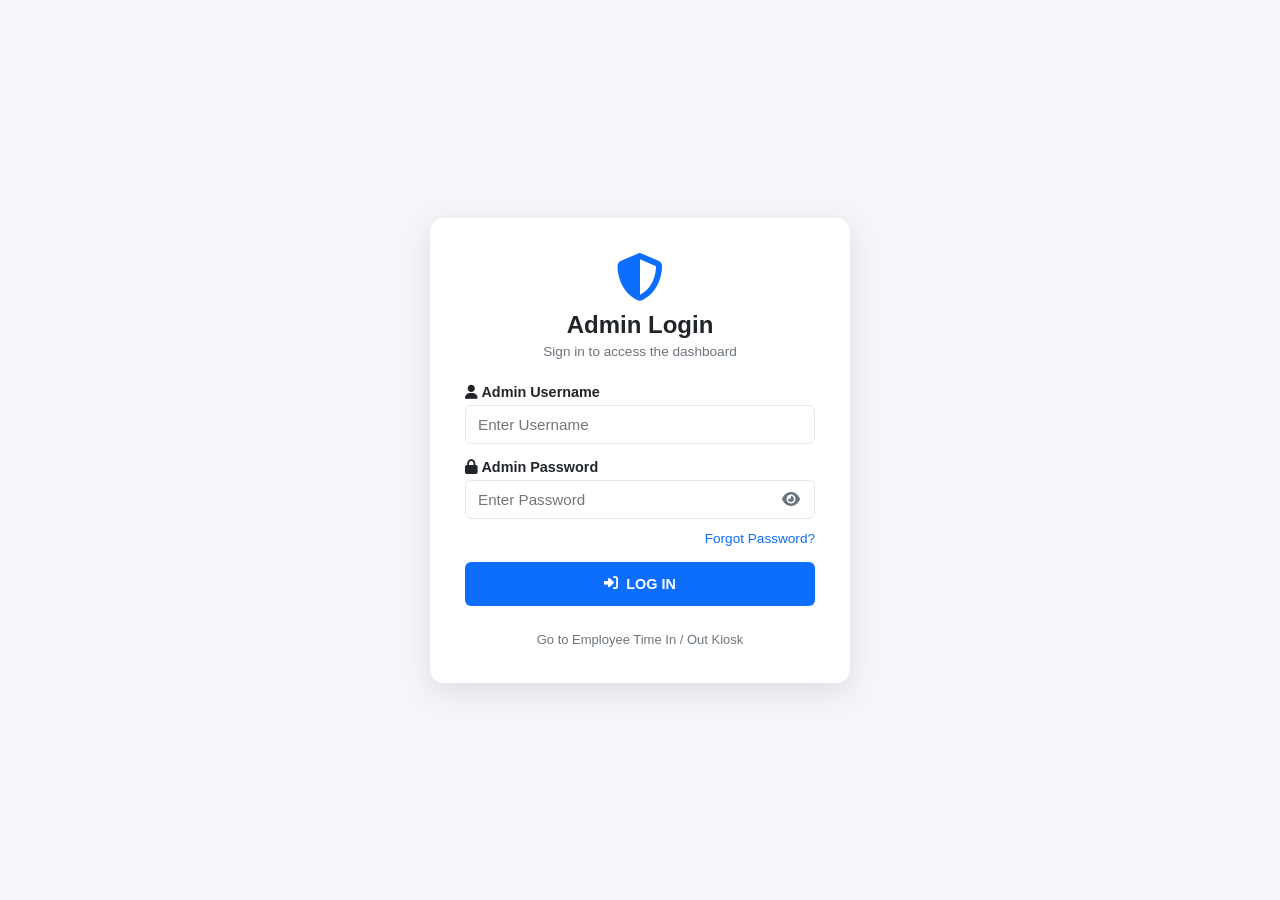
<file: attendancerecord.html>
<!DOCTYPE html>
<html lang="en">
<head>
  <meta charset="UTF-8">
  <title>Monthly Record - DAS</title>
  <link rel="stylesheet" href="style.css">
  <link rel="stylesheet" href="https://cdnjs.cloudflare.com/ajax/libs/font-awesome/6.4.0/css/all.min.css">
</head>
<body>
  <script src="app.js"></script>
  <script>checkAuth();</script>

  <div class="app-container">
    <div class="sidebar">
      <div class="sidebar-header">
        <i class="fa-solid fa-graduation-cap"></i>
        <h2>Digital Attendance System</h2>
        <p>Admin Panel</p>
      </div>
      <ul class="sidebar-menu">
        <li><a href="dashboard.html"><i class="fa-solid fa-house"></i> Home</a></li>
        <li><a href="employee.html"><i class="fa-solid fa-user-plus"></i> Employee Registration</a></li>
        <li><a href="attendance.html"><i class="fa-solid fa-clipboard-check"></i> Attendance Record</a></li>
        <li class="active"><a href="monthly.html"><i class="fa-solid fa-calendar-days"></i> Monthly Record</a></li>
        <li><a href="#" onclick="logout()"><i class="fa-solid fa-right-from-bracket"></i> Log Out</a></li>
      </ul>
    </div>

    <div class="main-content">
      <div class="topbar">
        <div><i class="fa-solid fa-bars"></i></div>
        <div class="topbar-info">
          <span><i class="fa-regular fa-calendar"></i> <span id="currentDate"></span></span>
        </div>
      </div>

      <div class="content-area">
        <div style="display: flex; justify-content: space-between; align-items: center; margin-bottom: 20px;">
          <h1 style="font-size: 1.5rem;"><i class="fa-solid fa-calendar-days" style="color: var(--primary-blue);"></i> Monthly Attendance Overview</h1>
          <div>
            <label style="font-weight: 600; font-size: 0.9rem; margin-right: 8px;"><i class="fa-solid fa-calendar"></i> Select Month:</label>
            <input type="month" id="monthFilter" class="form-control" style="display: inline-block; width: auto;" onchange="filterMonthlyData()">
          </div>
        </div>

        <!-- Department Folders Grid -->
        <h3 style="font-size: 1.1rem; margin-bottom: 12px; color: var(--text-muted);">Piliin ang Department Folder:</h3>
        <div style="display: grid; grid-template-columns: repeat(auto-fit, minmax(150px, 1fr)); gap: 15px; margin-bottom: 25px;">
          <div onclick="selectDeptFolder('ALL')" class="dept-folder active-folder" id="folder-ALL" style="background:#fff; padding:15px; border-radius:8px; text-align:center; cursor:pointer; border:2px solid var(--primary-blue); box-shadow:0 2px 5px rgba(0,0,0,0.05);">
            <i class="fa-solid fa-folder-open" style="font-size: 2rem; color: #ffc107; margin-bottom: 8px;"></i>
            <h4 style="font-size: 0.95rem;">All Departments</h4>
          </div>
          <div onclick="selectDeptFolder('BSHM')" class="dept-folder" id="folder-BSHM" style="background:#fff; padding:15px; border-radius:8px; text-align:center; cursor:pointer; border:1px solid var(--border-color);">
            <i class="fa-solid fa-folder" style="font-size: 2rem; color: #ffc107; margin-bottom: 8px;"></i>
            <h4 style="font-size: 0.95rem;">BSHM</h4>
          </div>
          <div onclick="selectDeptFolder('BSED')" class="dept-folder" id="folder-BSED" style="background:#fff; padding:15px; border-radius:8px; text-align:center; cursor:pointer; border:1px solid var(--border-color);">
            <i class="fa-solid fa-folder" style="font-size: 2rem; color: #ffc107; margin-bottom: 8px;"></i>
            <h4 style="font-size: 0.95rem;">BSED</h4>
          </div>
          <div onclick="selectDeptFolder('BEED')" class="dept-folder" id="folder-BEED" style="background:#fff; padding:15px; border-radius:8px; text-align:center; cursor:pointer; border:1px solid var(--border-color);">
            <i class="fa-solid fa-folder" style="font-size: 2rem; color: #ffc107; margin-bottom: 8px;"></i>
            <h4 style="font-size: 0.95rem;">BEED</h4>
          </div>
          <div onclick="selectDeptFolder('BSCRIM')" class="dept-folder" id="folder-BSCRIM" style="background:#fff; padding:15px; border-radius:8px; text-align:center; cursor:pointer; border:1px solid var(--border-color);">
            <i class="fa-solid fa-folder" style="font-size: 2rem; color: #ffc107; margin-bottom: 8px;"></i>
            <h4 style="font-size: 0.95rem;">BSCRIM</h4>
          </div>
          <div onclick="selectDeptFolder('BSIT')" class="dept-folder" id="folder-BSIT" style="background:#fff; padding:15
cdnjs.cloudflare.com
cdnjs.cloudflare.com
Windelyn
<!DOCTYPE html>
<html lang="en">
<head>
  <meta charset="UTF-8">
  <title>Attendance Record - DAS</title>
  <link rel="stylesheet" href="style.css">
  <link rel="stylesheet" href="https://cdnjs.cloudflare.com/ajax/libs/font-awesome/6.4.0/css/all.min.css">
</head>
<body>
  <script src="app.js"></script>
  <script>checkAuth();</script>

  <div class="app-container">
    <div class="sidebar">
      <div class="sidebar-header">
        <i class="fa-solid fa-graduation-cap"></i>
        <h2>Digital Attendance System</h2>
        <p>Admin Panel</p>
      </div>
      <ul class="sidebar-menu">
        <li><a href="dashboard.html"><i class="fa-solid fa-house"></i> Home</a></li>
        <li><a href="employee.html"><i class="fa-solid fa-user-plus"></i> Employee Registration</a></li>
        <li class="active"><a href="attendance.html"><i class="fa-solid fa-clipboard-check"></i> Attendance Record</a></li>
        <li><a href="monthly.html"><i class="fa-solid fa-calendar-days"></i> Monthly Record</a></li>
        <li><a href="#" onclick="logout()"><i class="fa-solid fa-right-from-bracket"></i> Log Out</a></li>
      </ul>
    </div>

    <div class="main-content">
      <div class="topbar">
        <div><i class="fa-solid fa-bars"></i></div>
        <div class="topbar-info">
          <span><i class="fa-regular fa-calendar"></i> <span id="currentDate"></span></span>
        </div>
      </div>

      <div class="content-area">
        <div style="display: flex; justify-content: space-between; align-items: center; margin-bottom: 20px;">
          <h1 style="font-size: 1.5rem;"><i class="fa-solid fa-clipboard-check" style="color: var(--primary-blue);"></i> Daily Attendance Record</h1>
          <div>
            <label style="font-weight: 600; font-size: 0.9rem; margin-right: 8px;"><i class="fa-regular fa-calendar-days"></i> Filter Date:</label>
            <input type="date" id="dateFilter" class="form-control" style="display: inline-block; width: auto;" onchange="filterDailyData()">
          </div>
        </div>

        <!-- Department Folders Grid -->
        <h3 style="font-size: 1.1rem; margin-bottom: 12px; color: var(--text-muted);">Piliin ang Department Folder:</h3>
        <div style="display: grid; grid-template-columns: repeat(auto-fit, minmax(150px, 1fr)); gap: 15px; margin-bottom: 25px;">
          <div onclick="selectDailyDept('ALL')" class="daily-folder active-folder" id="dfolder-ALL" style="background:#fff; padding:15px; border-radius:8px; text-align:center; cursor:pointer; border:2px solid var(--primary-blue); box-shadow:0 2px 5px rgba(0,0,0,0.05);">
            <i class="fa-solid fa-folder-open" style="font-size: 2rem; color: #ffc107; margin-bottom: 8px;"></i>
            <h4 style="font-size: 0.95rem;">All Departments</h4>
          </div>
          <div onclick="selectDailyDept('BSHM')" class="daily-folder" id="dfolder-BSHM" style="background:#fff; padding:15px; border-radius:8px; text-align:center; cursor:pointer; border:1px solid var(--border-color);">
            <i class="fa-solid fa-folder" style="font-size: 2rem; color: #ffc107; margin-bottom: 8px;"></i>
            <h4 style="font-size: 0.95rem;">BSHM</h4>
          </div>
          <div onclick="selectDailyDept('BSED')" class="daily-folder" id="dfolder-BSED" style="background:#fff; padding:15px; border-radius:8px; text-align:center; cursor:pointer; border:1px solid var(--border-color);">
            <i class="fa-solid fa-folder" style="font-size: 2rem; color: #ffc107; margin-bottom: 8px;"></i>
            <h4 style="font-size: 0.95rem;">BSED</h4>
          </div>
          <div onclick="selectDailyDept('BEED')" class="daily-folder" id="dfolder-BEED" style="background:#fff; padding:15px; border-radius:8px; text-align:center; cursor:pointer; border:1px solid var(--border-color);">
            <i class="fa-solid fa-folder" style="font-size: 2rem; color: #ffc107; margin-bottom: 8px;"></i>
            <h4 style="font-size: 0.95rem;">BEED</h4>
          </div>
          <div onclick="selectDailyDept('BSCRIM')" class="daily-folder" id="dfolder-BSCRIM" style="background:#fff; padding:15px; border-radius:8px; text-align:center; cursor:pointer; border:1px solid var(--border-color);">
            <i class="fa-solid
</file>
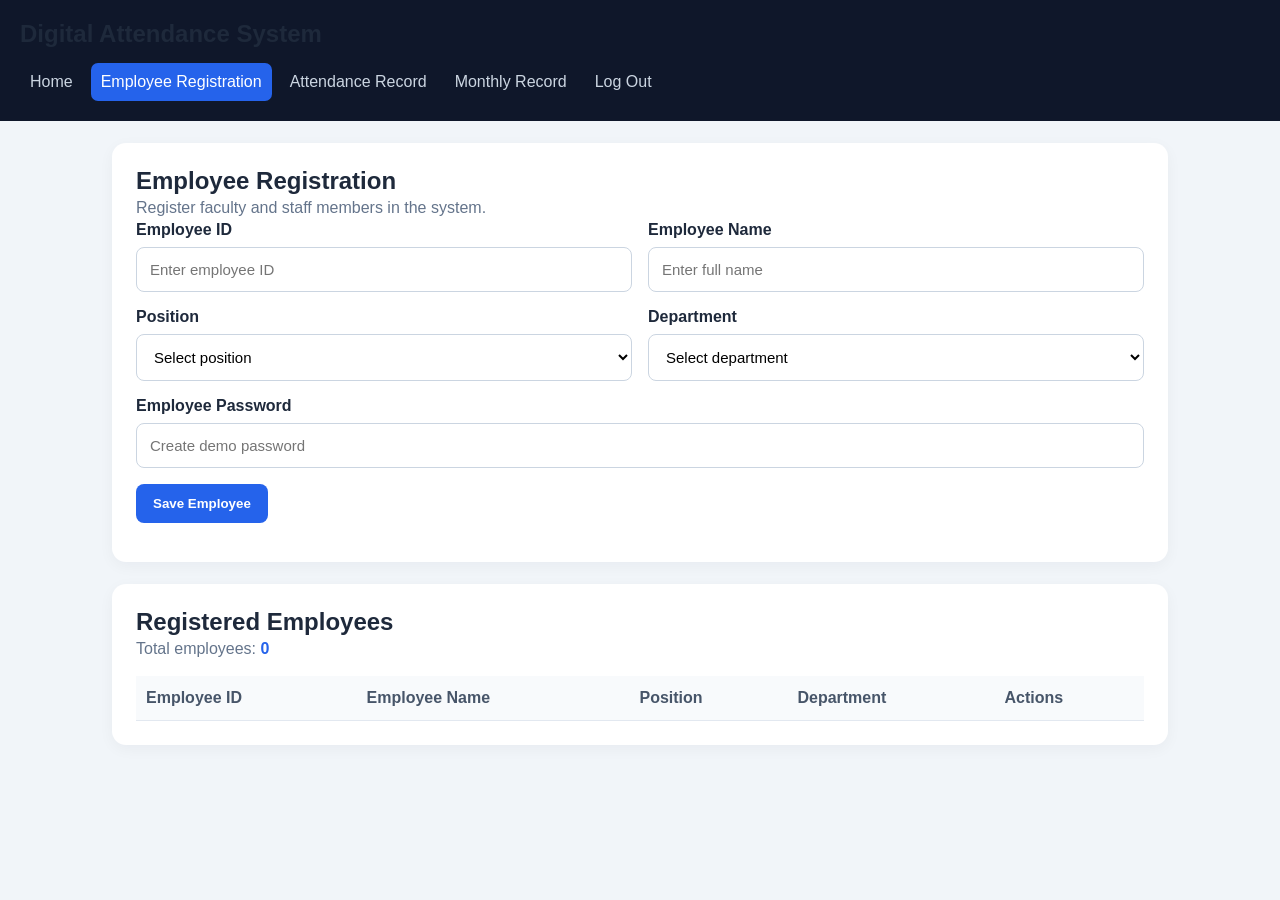
<file: emlpoyees.html>
<!DOCTYPE html>
<html lang="en">
<head>
<meta charset="UTF-8">
<meta name="viewport" content="width=device-width, initial-scale=1.0">
<title>Employee Registration | Digital Attendance</title>
<link rel="stylesheet" href="style.css">

<style>
* { box-sizing: border-box; }

body {
    margin: 0;
    background: #f1f5f9;
    font-family: Arial, sans-serif;
    color: #1e293b;
}

header {
    background: #0f172a;
    color: white;
    padding: 20px;
}

header h2 { margin: 0 0 15px; }

nav {
    display: flex;
    flex-wrap: wrap;
    gap: 8px;
}

nav a {
    color: #cbd5e1;
    text-decoration: none;
    padding: 10px;
    border-radius: 7px;
}

nav a:hover,
nav a.active {
    background: #2563eb;
    color: white;
}

main {
    max-width: 1100px;
    margin: auto;
    padding: 22px;
}

.card {
    background: white;
    padding: 24px;
    margin-bottom: 22px;
    border-radius: 14px;
    box-shadow: 0 4px 15px #0f172a0b;
}

h2 { color: #1e293b; }

.description {
    color: #64748b;
    line-height: 1.6;
}

form {
    display: grid;
    grid-template-columns: repeat(2, minmax(0, 1fr));
    gap: 16px;
}

.field label {
    display: block;
    font-weight: bold;
    margin-bottom: 8px;
}

.field input,
.field select {
    width: 100%;
    padding: 13px;
    border: 1px solid #cbd5e1;
    border-radius: 8px;
    font-size: 15px;
    background: white;
}

.full { grid-column: 1 / -1; }

button {
    padding: 12px 17px;
    border: none;
    border-radius: 8px;
    background: #2563eb;
    color: white;
    font-weight: bold;
    cursor: pointer;
}

button:hover { background: #1d4ed8; }

.cancel { background: #64748b; }
.delete { background: #dc2626; }
.delete:hover { background: #b91c1c; }

.actions {
    display: flex;
    flex-wrap: wrap;
    gap: 5px;
}

.table-wrap { overflow-x: auto; }

table {
    width: 100%;
    border-collapse: collapse;
    min-width: 600px;
}

th, td {
    text-align: left;
    padding: 13px 10px;
    border-bottom: 1px solid #e2e8f0;
}

th {
    background: #f8fafc;
    color: #475569;
}

#notice {
    margin-top: 15px;
    color: #1d4ed8;
}

.count {
    color: #2563eb;
    font-weight: bold;
}

@media(max-width: 600px) {
    main { padding: 12px; }
    .card { padding: 16px; }
    form { grid-template-columns: 1fr; }
    .full { grid-column: auto; }
}
</style>
</head>

<body>

<header>
    <h2>Digital Attendance System</h2>
    <nav>
        <a href="dashboard.html">Home</a>
        <a class="active" href="employees.html">Employee Registration</a>
        <a href="attendance.html">Attendance Record</a>
        <a href="monthly.html">Monthly Record</a>
        <a href="login.html">Log Out</a>
    </nav>
</header>

<main>

    <section class="card">
        <h2 id="formTitle">Employee Registration</h2>
        <p class="description">
            Register faculty and staff members in the system.
        </p>

        <form id="employeeForm">

            <div class="field">
                <label for="employeeId">Employee ID</label>
                <input id="employeeId" type="text"
                    placeholder="Enter employee ID"
                    maxlength="30" required>
            </div>

            <div class="field">
                <label for="employeeName">Employee Name</label>
                <input id="employeeName" type="text"
                    placeholder="Enter full name"
                    maxlength="100" required>
            </div>

            <div class="field">
                <label for="position">Position</label>
                <select id="position" required>
                    <option value="">Select position</option>
                    <option value="Faculty">Faculty</option>
                    <option value="Staff">Staff</option>
                    <option value="Admin">Admin</option>
                </select>
            </div>

            <div class="field">
                <label for="department">Department</label>
                <select id="department" required>
                    <option value="">Select department</option>
                    <option value="BSCRIM">BSCRIM</option>
                    <option value="BSIT">BSIT</option>
                    <option value="BSHM">BSHM</option>
                    <option value="BSED">BSED</option>
                    <option value="BSBA">BSBA</option>
                    <option value="BEED">BEED</option>
                </select>
            </div>

            <div class="field full">
                <label for="employeePassword">Employee Password</label>
                <input id="employeePassword" type="password"
                    placeholder="Create demo password"
                    minlength="4" required>
            </div>

            <div class="full">
                <button type="submit" id="saveBtn">
                    Save Employee
                </button>

                <button type="button" id="cancelBtn"
                    class="cancel" hidden>
                    Cancel Edit
                </button>
            </div>

        </form>

        <p id="notice" role="status"></p>
    </section>

    <section class="card">
        <h2>Registered Employees</h2>
        <p class="description">
            Total employees: <span class="count" id="employeeCount">0</span>
        </p>

        <div class="table-wrap">
            <table>
                <thead>
                    <tr>
                        <th>Employee ID</th>
                        <th>Employee Name</th>
                        <th>Position</th>
                        <th>Department</th>
                        <th>Actions</th>
                    </tr>
                </thead>
                <tbody id="employeeList"></tbody>
            </table>
        </div>
    </section>

</main>

<!-- Shared JavaScript file -->
<script src="app.js"></script>

<script>
const form = document.getElementById("employeeForm");
const list = document.getElementById("employeeList");
const notice = document.getElementById("notice");
const passwordInput = document.getElementById("employeePassword");
const cancelBtn = document.getElementById("cancelBtn");

let employees = AttendanceApp.getEmployees();
let editingId = null;

function renderEmployees() {
    list.replaceChildren();

    const sortedEmployees = [...employees].sort((a, b) =>
        a.name.localeCompare(b.name)
    );

    sortedEmployees.forEach(employee => {
        const tr = document.createElement("tr");

        [
            employee.id,
            employee.name,
            employee.position,
            employee.department
        ].forEach(value => {
            const td = document.createElement("td");
            td.textContent = value;
            tr.appendChild(td);
        });

        const actionCell = document.createElement("td");
        const actions = document.createElement("div");
        actions.className = "actions";

        const editBtn = document.createElement("button");
        editBtn.type = "button";
        editBtn.textContent = "Edit";
        editBtn.onclick = () => editEmployee(employee.id);

        const deleteBtn = document.createElement("button");
        deleteBtn.type = "button";
        deleteBtn.textContent = "Delete";
        deleteBtn.className = "delete";
        deleteBtn.onclick = () => deleteEmployee(employee.id);

        actions.append(editBtn, deleteBtn);
        actionCell.appendChild(actions);
        tr.appendChild(actionCell);
        list.appendChild(tr);
    });

    document.getElementById("employeeCount").textContent =
        employees.length;
}

form.addEventListener("submit", function(event) {
    event.preventDefault();

    const id = document.getElementById("employeeId")
        .value.trim();

    const name = document.getElementById("employeeName")
        .value.trim();

    const position = document.getElementById("position").value;
    const department = document.getElementById("department").value;
    const password = passwordInput.value;

    if (!id || !name || !position || !department) {
        notice.textContent = "Please complete all required fields.";
        return;
    }

    if (editingId === null && password.length < 4) {
        notice.textContent = "Password must contain at least 4 characters.";
        return;
    }

    if (editingId !== null && password && password.length < 4) {
        notice.textContent = "Password must contain at least 4 characters.";
        return;
    }

    const duplicate = employees.some(employee =>
        employee.id.toLowerCase() === id.toLowerCase() &&
        employee.id !== editingId
    );

    if (duplicate) {
        notice.textContent = "This Employee ID is already registered.";
        return;
    }

    let updatedEmployees;

    if (editingId !== null) {
        updatedEmployees = employees.map(employee => {
            if (employee.id !== editingId) return employee;

            return {
                ...employee,
                id,
                name,
                position,
                department
            };
        });

        notice.textContent = "Employee record updated.";
    } else {
        updatedEmployees = [
            ...employees,
            { id, name, position, department }
        ];

        notice.textContent = "Employee registered successfully.";
    }

    try {
        AttendanceApp.saveEmployees(updatedEmployees);
        employees = updatedEmployees;
    } catch (error) {
        notice.textContent =
            "Unable to save. Browser storage may be unavailable.";
        return;
    }

    form.reset();
    editingId = null;
    passwordInput.required = true;

    document.getElementById("formTitle").textContent =
        "Employee Registration";

    document.getElementById("saveBtn").textContent =
        "Save Employee";

    cancelBtn.hidden = true;
    renderEmployees();
});

function editEmployee(id) {
    const employee = employees.find(item => item.id === id);
    if (!employee) return;

    editingId = id;

    document.getElementById("employeeId").value = employee.id;
    document.getElementById("employeeName").value = employee.name;
    document.getElementById("position").value = employee.position;
    document.getElementById("department").value = employee.department;

    // Do not display or retrieve an existing password.
    passwordInput.value = "";
    passwordInput.required = false;

    document.getElementById("formTitle").textContent = "Edit Employee";
    document.getElementById("saveBtn").textContent = "Update Employee";

    cancelBtn.hidden = false;
    notice.textContent =
        "Editing " + employee.name +
        ". Leave password blank to keep it unchanged.";

    window.scrollTo({ top: 0, behavior: "smooth" });
}

function deleteEmployee(id) {
    const employee = employees.find(item => item.id === id);
    if (!employee) return;

    if (!confirm("Delete " + employee.name + "'s demo record?")) {
        return;
    }

    const updatedEmployees = employees.filter(item => item.id !== id);

    try {
        AttendanceApp.saveEmployees(updatedEmployees);
        employees = updatedEmployees;
    } catch (error) {
        notice.textContent = "Unable to save changes.";
        return;
    }

    if (editingId === id) resetForm();

    renderEmployees();
    notice.textContent = "Employee record deleted.";
}

function resetForm() {
    form.reset();
    editingId = null;
    passwordInput.required = true;

    document.getElementById("formTitle").textContent =
        "Employee Registration";

    document.getElementById("saveBtn").textContent =
        "Save Employee";

    cancelBtn.hidden = true;
}

cancelBtn.addEventListener("click", resetForm);

renderEmployees();
</script>

</body>
</html>
</file>
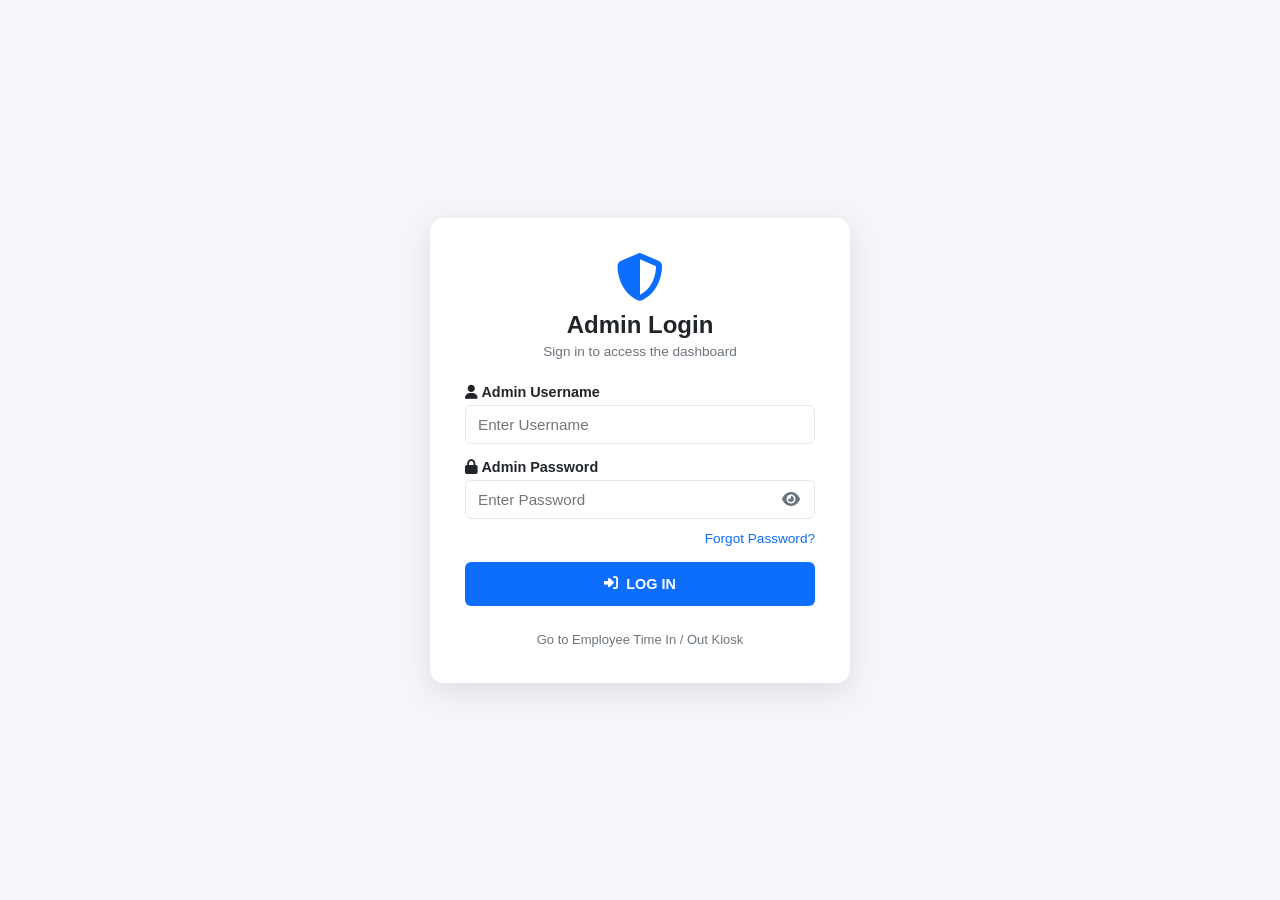
<file: employees.html>
<!DOCTYPE html>
<html lang="en">
<head>
  <meta charset="UTF-8">
  <title>Employee Registration - DAS</title>
  <link rel="stylesheet" href="style.css">
  <link rel="stylesheet" href="https://cdnjs.cloudflare.com/ajax/libs/font-awesome/6.4.0/css/all.min.css">
</head>
<body>
  <script src="app.js"></script>
  <script>checkAuth();</script>

  <div class="app-container">
    <div class="sidebar">
      <div class="sidebar-header">
        <i class="fa-solid fa-graduation-cap"></i>
        <h2>Digital Attendance System</h2>
        <p>Admin Panel</p>
      </div>
      <ul class="sidebar-menu">
        <li><a href="dashboard.html"><i class="fa-solid fa-house"></i> Home</a></li>
        <li class="active"><a href="employee.html"><i class="fa-solid fa-user-plus"></i> Employee Registration</a></li>
        <li><a href="attendance.html"><i class="fa-solid fa-clipboard-check"></i> Attendance Record</a></li>
        <li><a href="monthly.html"><i class="fa-solid fa-calendar-days"></i> Monthly Record</a></li>
        <li><a href="#" onclick="logout()"><i class="fa-solid fa-right-from-bracket"></i> Log Out</a></li>
      </ul>
    </div>

    <div class="main-content">
      <div class="topbar">
        <div><i class="fa-solid fa-bars"></i></div>
        <div class="topbar-info">
          <span><i class="fa-regular fa-calendar"></i> <span id="currentDate"></span></span>
        </div>
      </div>

      <div class="content-area">
        <h1 style="font-size: 1.5rem; margin-bottom: 20px;"><i class="fa-solid fa-user-plus" style="color: var(--primary-blue);"></i> Employee Registration</h1>
        
        <div class="card">
          <form id="regForm">
            <div style="display: grid; grid-template-columns: 1fr 1fr; gap: 20px;">
              <div class="form-group">
                <label>Employee ID *</label>
                <input type="text" id="empId" class="form-control" required placeholder="Enter Employee ID">
              </div>
              <div class="form-group">
                <label>Full Name *</label>
                <input type="text" id="empName" class="form-control" required placeholder="Enter Full Name">
              </div>
              <div class="form-group">
                <label>Password *</label>
                <input type="password" id="empPass" class="form-control" required placeholder="Enter Password">
              </div>
              <div class="form-group">
                <label>Position *</label>
                <input type="text" id="empPos" class="form-control" required placeholder="Enter Position">
              </div>
              <div class="form-group">
                <label>Department *</label>
                <select id="empDept" class="form-control" required>
                  <option value="">Select Department</option>
                  <option value="Faculty">Faculty</option>
                  <option value="Staff">Staff</option>
                </select>
              </div>
            </div>
            
            <div style="margin-top: 20px; display: flex; gap: 10px;">
              <button type="submit" class="btn btn-primary"><i class="fa-solid fa-floppy-disk"></i> Save Employee</button>
              <button type="reset" class="btn btn-outline">Cancel</button>
            </div>
          </form>
        </div>
      </div>
    </div>
  </div>

  <script src="database.js"></script>
  <script>
    document.getElementById('regForm').addEventListener('submit', function(e) {
      e.preventDefault();
      const employees = DB.getEmployees();
      
      const newEmp = {
        id: document.getElementById('empId').value,
        name: document.getElementById('empName').value,
        password: document.getElementById('empPass').value,
        position: document.getElementById('empPos').value,
        department: document.getElementById('empDept').value
      };

      employees.push(newEmp);
      DB.saveEmployees(employees);
      alert('Employee successfully registered!');
      this.reset();
    });
  </script>
</body>
</html>
</file>
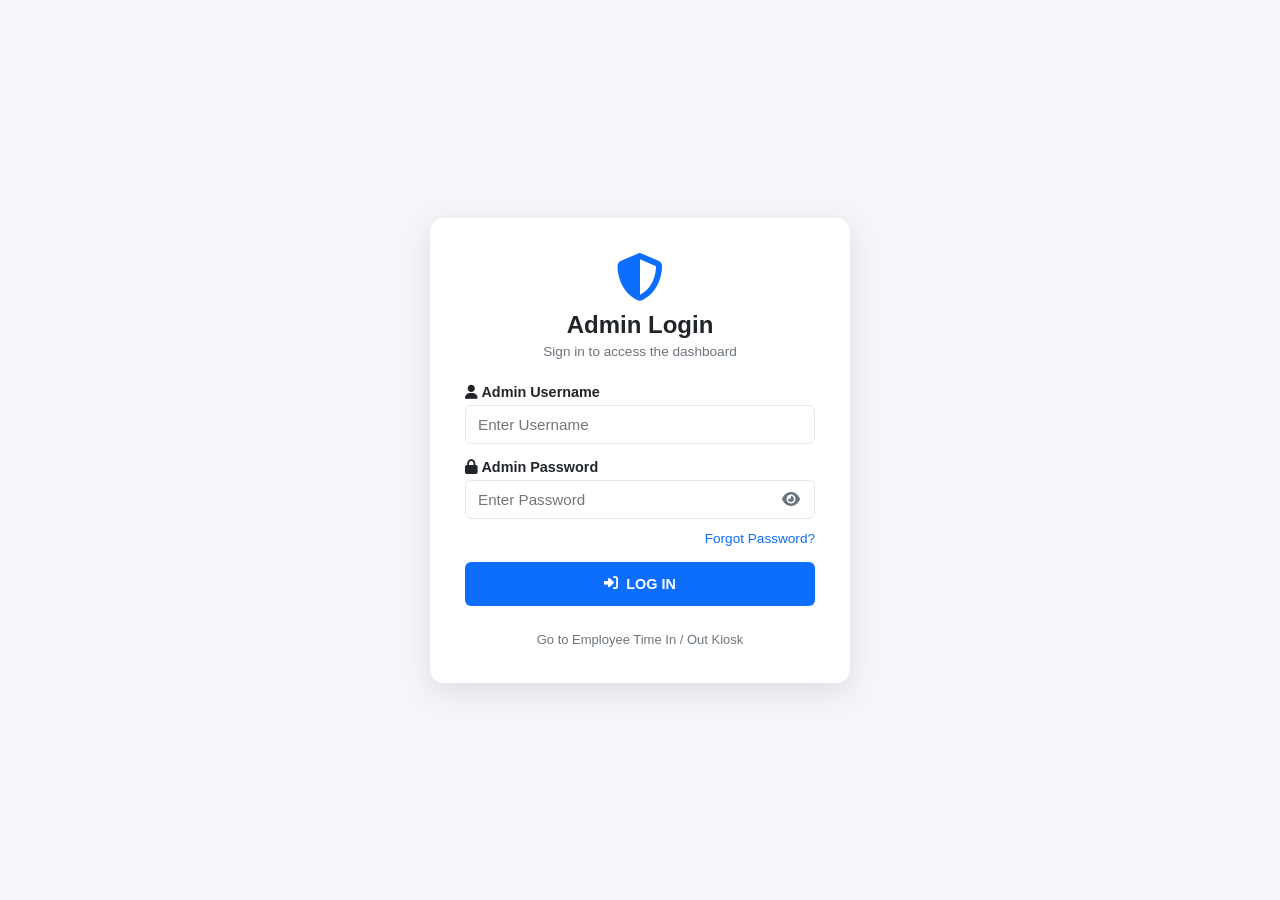
<file: login.html>
<!DOCTYPE html>
<html lang="en">
<head>
  <meta charset="UTF-8">
  <meta name="viewport" content="width=device-width, initial-scale=1.0">
  <title>Admin Login - Digital Attendance System</title>

  <link rel="stylesheet" href="style.css">
  <link rel="stylesheet" href="https://cdnjs.cloudflare.com/ajax/libs/font-awesome/6.4.0/css/all.min.css">
</head>

<body class="login-body">

  <div class="login-card">
    <div class="login-heading">
      <i class="fa-solid fa-shield-halved"></i>
      <h2>Admin Login</h2>
      <p>Sign in to access the dashboard</p>
    </div>

    <form id="loginForm">
      <div class="form-group">
        <label for="username"><i class="fa-solid fa-user"></i> Admin Username</label>
        <input type="text" id="username" class="form-control" placeholder="Enter Username" autocomplete="username" required>
      </div>

      <div class="form-group">
        <label for="password"><i class="fa-solid fa-lock"></i> Admin Password</label>
        <div class="password-container">
          <input type="password" id="password" class="form-control" placeholder="Enter Password" autocomplete="current-password" required>
          <i class="fa-solid fa-eye" id="togglePassword"></i>
        </div>
      </div>

      <div class="forgot-password-row">
        <button type="button" id="forgotPasswordBtn">Forgot Password?</button>
      </div>

      <button type="submit" class="btn btn-primary btn-block login-button">
        <i class="fa-solid fa-right-to-bracket"></i> LOG IN
      </button>
    </form>

    <div id="forgotPasswordPanel" class="forgot-password-panel">
      <h3>Reset Admin Password</h3>
      <p>Reset the admin password to its default demo password.</p>
      <p class="default-login-info">
        Default username: <strong>admin</strong><br>
        Default password: <strong>admin123</strong>
      </p>
      <button type="button" id="resetPasswordBtn" class="btn btn-outline btn-block">
        Reset to Default Password
      </button>
    </div>

    <div style="text-align:center;margin-top:14px;">
      <a href="./timein.html" class="admin-link">Go to Employee Time In / Out Kiosk</a>
    </div>
  </div>

  <div id="toast" class="toast" role="status" aria-live="polite"></div>

  <script src="./app.js"></script>
  <script>
    const loginForm = document.getElementById("loginForm");
    const usernameInput = document.getElementById("username");
    const passwordInput = document.getElementById("password");
    const toast = document.getElementById("toast");
    const forgotPanel = document.getElementById("forgotPasswordPanel");

    function showToast(message, type = "success") {
      toast.textContent = message;
      toast.className = "toast show " + type;
      setTimeout(() => {
        toast.className = "toast";
      }, 3000);
    }

    document.getElementById("togglePassword").addEventListener("click", function () {
      const isPassword = passwordInput.type === "password";
      passwordInput.type = isPassword ? "text" : "password";
      this.classList.toggle("fa-eye-slash", isPassword);
      this.classList.toggle("fa-eye", !isPassword);
    });

    loginForm.addEventListener("submit", function (event) {
      event.preventDefault();
      if (typeof loginAdmin === "function" && loginAdmin(usernameInput.value, passwordInput.value)) {
        window.location.href = "./dashboard.html";
      } else {
        showToast("Incorrect username or password.", "error");
      }
    });

    document.getElementById("forgotPasswordBtn").addEventListener("click", function () {
      forgotPanel.classList.toggle("show");
    });

    document.getElementById("resetPasswordBtn").addEventListener("click", function () {
      localStorage.setItem("das_admin_password", "admin123");
      usernameInput.value = "admin";
      passwordInput.value = "";
      forgotPanel.classList.remove("show");
      showToast("Admin password reset. Use admin123 to log in.", "success");
    });
  </script>

</body>
</html>
</file>
<file: style.css>
:root {
    --primary-blue: #0d6efd;
    --dark-blue: #061e47;
    --sidebar-bg: #0b1727;
    --sidebar-hover: #162c46;
    --light-bg: #f4f7fc;
    --card-bg: #ffffff;
    --success-green: #198754;
    --danger-red: #dc3545;
    --warning-purple: #6f42c1;
    --text-dark: #212529;
    --text-muted: #6c757d;
    --border-color: #e2e8f0;
}

* {
    margin: 0;
    padding: 0;
    box-sizing: border-box;
    font-family: "Segoe UI", Tahoma, Geneva, Verdana, sans-serif;
}

body {
    background-color: var(--light-bg);
    color: var(--text-dark);
}

/* =====================================
   MAIN LAYOUT
===================================== */

.app-container {
    display: flex;
    min-height: 100vh;
}

.sidebar {
    width: 250px;
    min-width: 250px;
    background-color: var(--sidebar-bg);
    color: #fff;
    display: flex;
    flex-direction: column;
    padding: 20px 0;
}

.sidebar-header {
    padding: 0 20px 20px;
    border-bottom: 1px solid rgba(255, 255, 255, 0.1);
    text-align: center;
}

.sidebar-header i {
    font-size: 2.5rem;
    color: #64b5f6;
    margin-bottom: 10px;
}

.sidebar-header h2 {
    font-size: 1.1rem;
    line-height: 1.3;
}

.sidebar-header p {
    font-size: 0.75rem;
    color: #90caf9;
}

.sidebar-menu {
    list-style: none;
    margin-top: 20px;
    flex-grow: 1;
}

.sidebar-menu li a {
    display: flex;
    align-items: center;
    gap: 12px;
    padding: 12px 20px;
    color: #b0bec5;
    text-decoration: none;
    font-size: 0.95rem;
    transition: 0.2s;
}

.sidebar-menu li a:hover,
.sidebar-menu li.active a {
    background-color: var(--primary-blue);
    color: #fff;
}

.sidebar-footer {
    padding: 15px 20px;
    border-top: 1px solid rgba(255, 255, 255, 0.1);
    display: flex;
    align-items: center;
    gap: 10px;
}

.sidebar-footer i {
    font-size: 1.5rem;
}

.sidebar-footer strong,
.sidebar-footer span {
    display: block;
}

.sidebar-footer strong {
    font-size: 0.85rem;
}

.sidebar-footer span {
    font-size: 0.8rem;
    color: #90caf9;
}

.main-content {
    flex-grow: 1;
    min-width: 0;
    display: flex;
    flex-direction: column;
}

.topbar {
    background-color: #fff;
    padding: 15px 30px;
    display: flex;
    justify-content: space-between;
    align-items: center;
    box-shadow: 0 2px 4px rgba(0, 0, 0, 0.05);
}

.topbar-info {
    display: flex;
    gap: 20px;
    align-items: center;
    color: var(--text-muted);
}

.content-area {
    padding: 30px;
    flex-grow: 1;
}

.page-heading {
    font-size: 1.6rem;
    margin-bottom: 5px;
}

.page-subheading {
    color: var(--text-muted);
    margin-bottom: 25px;
    font-size: 0.9rem;
}

.page-header-row {
    display: flex;
    justify-content: space-between;
    align-items: center;
    flex-wrap: wrap;
    gap: 15px;
    margin-bottom: 20px;
}

/* =====================================
   DASHBOARD CARDS AND GRID
===================================== */

.grid-4 {
    display: grid;
    grid-template-columns: repeat(4, minmax(0, 1fr));
    gap: 20px;
    margin-bottom: 25px;
}

.stat-card {
    background: #fff;
    padding: 20px;
    border-radius: 10px;
    display: flex;
    align-items: center;
    gap: 15px;
    box-shadow: 0 2px 8px rgba(0, 0, 0, 0.04);
}

.stat-icon {
    width: 50px;
    height: 50px;
    min-width: 50px;
    border-radius: 50%;
    display: flex;
    align-items: center;
    justify-content: center;
    font-size: 1.5rem;
}

.stat-icon.blue {
    background: #e3f2fd;
    color: var(--primary-blue);
}

.stat-icon.green {
    background: #e8f5e9;
    color: var(--success-green);
}

.stat-icon.red {
    background: #ffebee;
    color: var(--danger-red);
}

.stat-icon.purple {
    background: #f3e5f5;
    color: var(--warning-purple);
}

.stat-info h3 {
    font-size: 0.9rem;
    color: var(--text-muted);
}

.stat-info p {
    font-size: 1.5rem;
    font-weight: bold;
}

.dashboard-details {
    display: grid;
    grid-template-columns: 2fr 1fr;
    gap: 20px;
}

.card {
    background: #fff;
    border-radius: 10px;
    padding: 20px;
    box-shadow: 0 2px 8px rgba(0, 0, 0, 0.04);
    min-width: 0;
}

.card-title {
    font-size: 1.1rem;
    font-weight: bold;
    margin-bottom: 15px;
}

.chart-container {
    width: 100%;
    max-width: 320px;
    margin: 0 auto;
}

.quick-actions {
    display: flex;
    flex-direction: column;
    gap: 10px;
}

/* =====================================
   BUTTONS
===================================== */

.btn {
    padding: 10px 18px;
    border: none;
    border-radius: 6px;
    cursor: pointer;
    font-weight: 600;
    display: inline-flex;
    align-items: center;
    gap: 8px;
    justify-content: center;
    text-decoration: none;
    transition: 0.2s ease;
    font-size: 0.9rem;
}

.btn:hover {
    transform: translateY(-1px);
    opacity: 0.92;
}

.btn-primary {
    background: var(--primary-blue);
    color: #fff;
}

.btn-success {
    background: var(--success-green);
    color: #fff;
}

.btn-danger {
    background: var(--danger-red);
    color: #fff;
}

.btn-outline {
    border: 1px solid var(--primary-blue);
    color: var(--primary-blue);
    background: transparent;
}

.btn-block {
    width: 100%;
}

/* =====================================
   FORMS AND INPUTS
===================================== */

.form-group {
    margin-bottom: 15px;
}

.form-group label {
    display: block;
    margin-bottom: 5px;
    font-weight: 600;
    font-size: 0.9rem;
}

.form-control {
    width: 100%;
    padding: 10px 12px;
    border: 1px solid var(--border-color);
    border-radius: 6px;
    font-size: 0.95rem;
    background: #fff;
    color: var(--text-dark);
}

.form-control:focus {
    outline: none;
    border-color: var(--primary-blue);
    box-shadow: 0 0 0 3px rgba(13, 110, 253, 0.10);
}

.password-container {
    position: relative;
    width: 100%;
}

.password-container input {
    width: 100%;
    padding-right: 42px;
}

.password-container i {
    position: absolute;
    right: 15px;
    top: 50%;
    transform: translateY(-50%);
    cursor: pointer;
    color: #6c757d;
}

.password-container i:hover {
    color: var(--primary-blue);
}

/* =====================================
   TABLES
===================================== */

.table-wrapper {
    width: 100%;
    overflow-x: auto;
}

table {
    width: 100%;
    border-collapse: collapse;
    margin-top: 15px;
}

th,
td {
    padding: 12px;
    text-align: left;
    border-bottom: 1px solid var(--border-color);
    white-space: nowrap;
}

th {
    background-color: #f8f9fa;
    font-weight: 600;
}

.attendance-table {
    width: 100%;
    border-collapse: collapse;
    min-width: 850px;
}

.attendance-table th,
.attendance-table td {
    padding: 13px;
    border-bottom: 1px solid var(--border-color);
    text-align: left;
    font-size: 13px;
}

.attendance-table th {
    background: #f4f7fc;
    color: #212529;
}

.status-present {
    color: #198754;
    font-weight: bold;
}

.status-absent {
    color: #dc3545;
    font-weight: bold;
}

.status-late {
    color: #6f42c1;
    font-weight: bold;
}

.empty-message {
    text-align: center !important;
    padding: 30px !important;
    color: #6c757d;
}

.record-count {
    margin-bottom: 12px;
    color: #6c757d;
    font-size: 13px;
}

/* =====================================
   ATTENDANCE DEPARTMENT FOLDERS
===================================== */

.department-grid {
    display: grid;
    grid-template-columns: repeat(auto-fit, minmax(130px, 1fr));
    gap: 15px;
    margin: 20px 0;
}

.department-folder {
    background: #fff;
    border: 1px solid var(--border-color);
    border-radius: 10px;
    padding: 18px 10px;
    cursor: pointer;
    text-align: center;
    transition: 0.2s;
}

.department-folder:hover,
.department-folder.active {
    border: 2px solid var(--primary-blue);
    background: #eef5ff;
    transform: translateY(-2px);
}

.department-folder .folder-icon {
    font-size: 30px;
    margin-bottom: 8px;
}

.department-folder h4 {
    margin: 5px 0;
    color: #212529;
}

.department-folder p {
    margin: 0;
    color: #6c757d;
    font-size: 12px;
}

/* =====================================
   ATTENDANCE FILTERS
===================================== */

.filter-area {
    display: flex;
    flex-wrap: wrap;
    align-items: center;
    gap: 12px;
    margin: 20px 0;
}

.filter-area input,
.filter-area select {
    padding: 10px;
    border: 1px solid #ced4da;
    border-radius: 6px;
}

.database-message {
    padding: 10px;
    margin-bottom: 15px;
    border-radius: 6px;
    background: #e8f5e9;
    color: #198754;
    display: none;
}

/* =====================================
   MONTHLY RECORD
===================================== */

.month-filter {
    display: flex;
    align-items: center;
    flex-wrap: wrap;
    gap: 10px;
    margin: 20px 0;
}

.month-filter label {
    font-weight: 600;
    font-size: 0.9rem;
}

.month-filter input {
    max-width: 220px;
}

.folder-section-title {
    font-size: 1rem;
    margin: 20px 0 10px;
    color: var(--text-muted);
}

.monthly-folder-grid {
    display: grid;
    grid-template-columns: repeat(auto-fit, minmax(110px, 1fr));
    gap: 12px;
    margin-bottom: 25px;
}

.monthly-folder {
    background: #fff;
    padding: 16px 10px;
    border-radius: 8px;
    text-align: center;
    cursor: pointer;
    border: 2px solid var(--border-color);
    transition: all 0.2s ease;
    user-select: none;
    display: flex;
    flex-direction: column;
    align-items: center;
    gap: 8px;
    color: var(--text-dark);
    font-weight: 600;
}

.monthly-folder i {
    font-size: 1.8rem;
    color: #ffc107;
}

.monthly-folder:hover {
    border-color: var(--primary-blue);
    transform: translateY(-2px);
    box-shadow: 0 4px 10px rgba(0, 0, 0, 0.08);
}

.monthly-folder.active-folder {
    border-color: var(--primary-blue);
    background-color: #f8fbff;
    box-shadow: 0 2px 6px rgba(13, 110, 253, 0.15);
}

.monthly-table-title {
    margin-bottom: 15px;
    font-size: 1.05rem;
    color: var(--primary-blue);
}

.department-tag {
    display: inline-block;
    background: #e3f2fd;
    color: #0d6efd;
    padding: 4px 8px;
    border-radius: 4px;
    font-weight: 600;
    font-size: 0.85rem;
}

.days-tag {
    display: inline-block;
    background: #d1e7dd;
    color: #0f5132;
    padding: 4px 10px;
    border-radius: 4px;
    font-weight: bold;
    font-size: 0.9rem;
}

/* =====================================
   KIOSK / TIME IN PAGE
===================================== */

.kiosk-body {
    min-height: 100vh;
    width: 100%;
    display: flex;
    justify-content: center;
    align-items: center;
    padding: 25px 15px;
    background: #f4f6f9;
    overflow-x: hidden;
}

.kiosk-card {
    width: 100%;
    max-width: 460px;
    background: #fff;
    padding: 35px;
    border-radius: 15px;
    box-shadow: 0 8px 30px rgba(0, 0, 0, 0.10);
    text-align: center;
}

.kiosk-heading {
    margin-bottom: 25px;
}

.kiosk-heading > i {
    font-size: 3.5rem;
    color: var(--primary-blue);
}

.kiosk-heading h1 {
    color: #212529;
    font-size: 1.8rem;
    margin-top: 12px;
    margin-bottom: 8px;
}

.kiosk-heading p {
    color: #6c757d;
    font-size: 0.9rem;
}

.kiosk-card .form-group {
    margin-bottom: 20px;
    text-align: left;
}

.kiosk-card label {
    display: block;
    margin-bottom: 8px;
    font-weight: 600;
    color: #333;
}

.kiosk-card .form-control {
    width: 100%;
    height: 48px;
    padding: 12px;
    border: 1px solid #ced4da;
    border-radius: 7px;
    font-size: 15px;
}

.kiosk-card .password-container input {
    padding-right: 45px;
}

.kiosk-buttons {
    display: grid;
    grid-template-columns: 1fr 1fr;
    gap: 12px;
    margin-top: 25px;
    width: 100%;
}

.kiosk-buttons button {
    width: 100%;
    min-width: 0;
    min-height: 55px;
    border: none;
    border-radius: 8px;
    color: #fff;
    font-size: 16px;
    font-weight: 700;
    cursor: pointer;
    transition: 0.2s ease;
}

.time-in-btn {
    background: #198754;
}

.time-in-btn:hover {
    background: #146c43;
}

.time-out-btn {
    background: #0d6efd;
}

.time-out-btn:hover {
    background: #0b5ed7;
}

.kiosk-buttons button:active {
    transform: scale(0.97);
}

.kiosk-footer {
    margin-top: 30px;
    border-top: 1px solid #eee;
    padding-top: 18px;
}

.kiosk-footer p {
    color: #6c757d;
    font-size: 13px;
}

.admin-link {
    display: inline-block;
    margin-top: 12px;
    color: #6c757d;
    font-size: 13px;
    text-decoration: none;
}

.admin-link:hover {
    color: var(--primary-blue);
    text-decoration: underline;
}

/* =====================================
   LOGIN PAGE
===================================== */

.login-body {
    min-height: 100vh;
    display: flex;
    align-items: center;
    justify-content: center;
    padding: 20px;
    background: #f4f6f9;
}

.login-card {
    width: 100%;
    max-width: 420px;
    padding: 35px;
    background: #fff;
    border-radius: 14px;
    box-shadow: 0 8px 30px rgba(0, 0, 0, 0.10);
}

.login-heading {
    text-align: center;
    margin-bottom: 25px;
}

.login-heading > i {
    font-size: 3rem;
    color: var(--primary-blue);
}

.login-heading h2 {
    margin-top: 10px;
}

.login-heading p {
    color: var(--text-muted);
    font-size: 0.85rem;
    margin-top: 5px;
}

.login-button {
    margin-top: 15px;
    min-height: 44px;
}

.forgot-password-row {
    text-align: right;
    margin-top: -5px;
}

.forgot-password-row button {
    border: none;
    background: none;
    color: var(--primary-blue);
    cursor: pointer;
    font-size: 0.85rem;
}

.forgot-password-row button:hover {
    text-decoration: underline;
}

.forgot-password-panel {
    display: none;
    margin-top: 20px;
    padding: 15px;
    background: #f4f7fc;
    border: 1px solid var(--border-color);
    border-radius: 8px;
}

.forgot-password-panel.show {
    display: block;
}

.forgot-password-panel h3 {
    font-size: 1rem;
    margin-bottom: 8px;
}

.forgot-password-panel p {
    color: var(--text-muted);
    font-size: 0.85rem;
    line-height: 1.5;
    margin-bottom: 10px;
}

.forgot-password-panel .default-login-info {
    color: var(--text-dark);
    background: #fff;
    padding: 10px;
    border-radius: 6px;
}

/* =====================================
   AUTO-DISMISSING NOTIFICATION
===================================== */

.toast {
    position: fixed;
    top: 20px;
    right: 20px;
    z-index: 9999;
    max-width: calc(100% - 40px);
    padding: 14px 20px;
    border-radius: 8px;
    color: #fff;
    font-size: 0.9rem;
    font-weight: 600;
    box-shadow: 0 5px 18px rgba(0, 0, 0, 0.15);
    opacity: 0;
    visibility: hidden;
    transform: translateY(-15px);
    transition: 0.25s ease;
    pointer-events: none;
}

.toast.show {
    opacity: 1;
    visibility: visible;
    transform: translateY(0);
}

.toast.success {
    background: #198754;
}

.toast.error {
    background: #dc3545;
}

/* =====================================
   RESPONSIVE DESIGN
===================================== */

@media (max-width: 1100px) {
    .grid-4 {
        grid-template-columns: repeat(2, minmax(0, 1fr));
    }

    .dashboard-details {
        grid-template-columns: 1fr;
    }
}

@media (max-width: 768px) {
    .app-container {
        flex-direction: column;
    }

    .sidebar {
        width: 100%;
        min-width: 0;
        padding: 12px 0;
    }

    .sidebar-header {
        padding-bottom: 12px;
    }

    .sidebar-menu {
        display: flex;
        flex-wrap: wrap;
        margin-top: 10px;
    }

    .sidebar-menu li {
        flex: 1 1 45%;
    }

    .sidebar-menu li a {
        padding: 10px 12px;
        font-size: 0.85rem;
    }

    .sidebar-footer {
        display: none;
    }

    .content-area {
        padding: 20px 15px;
    }

    .topbar {
        padding: 12px 15px;
    }

    .grid-4 {
        grid-template-columns: repeat(2, minmax(0, 1fr));
        gap: 12px;
    }

    .stat-card {
        padding: 14px;
        gap: 10px;
    }

    .stat-icon {
        width: 42px;
        height: 42px;
        min-width: 42px;
        font-size: 1.2rem;
    }

    .stat-info p {
        font-size: 1.3rem;
    }

    .page-header-row {
        align-items: flex-start;
    }
}

@media (max-width: 600px) {
    .department-grid {
        grid-template-columns: repeat(2, 1fr);
    }

    .filter-area {
        align-items: stretch;
        flex-direction: column;
    }

    .filter-area input,
    .filter-area select,
    .filter-area button {
        width: 100%;
    }

    .monthly-folder-grid {
        grid-template-columns: repeat(2, minmax(0, 1fr));
    }

    .month-filter {
        align-items: stretch;
        flex-direction: column;
    }

    .month-filter input {
        max-width: 100%;
    }

    .login-card {
        padding: 25px 20px;
    }
}

@media (max-width: 480px) {
    .kiosk-card {
        padding: 25px 20px;
    }

    .kiosk-heading h1 {
        font-size: 1.5rem;
    }

    .kiosk-buttons {
        gap: 8px;
    }

    .kiosk-buttons button {
        font-size: 14px;
        padding: 12px 5px;
    }

    .grid-4 {
        grid-template-columns: 1fr;
    }

    .sidebar-menu li {
        flex-basis: 100%;
    }

    .toast {
        top: 12px;
        right: 12px;
        max-width: calc(100% - 24px);
    }
}
</file>
